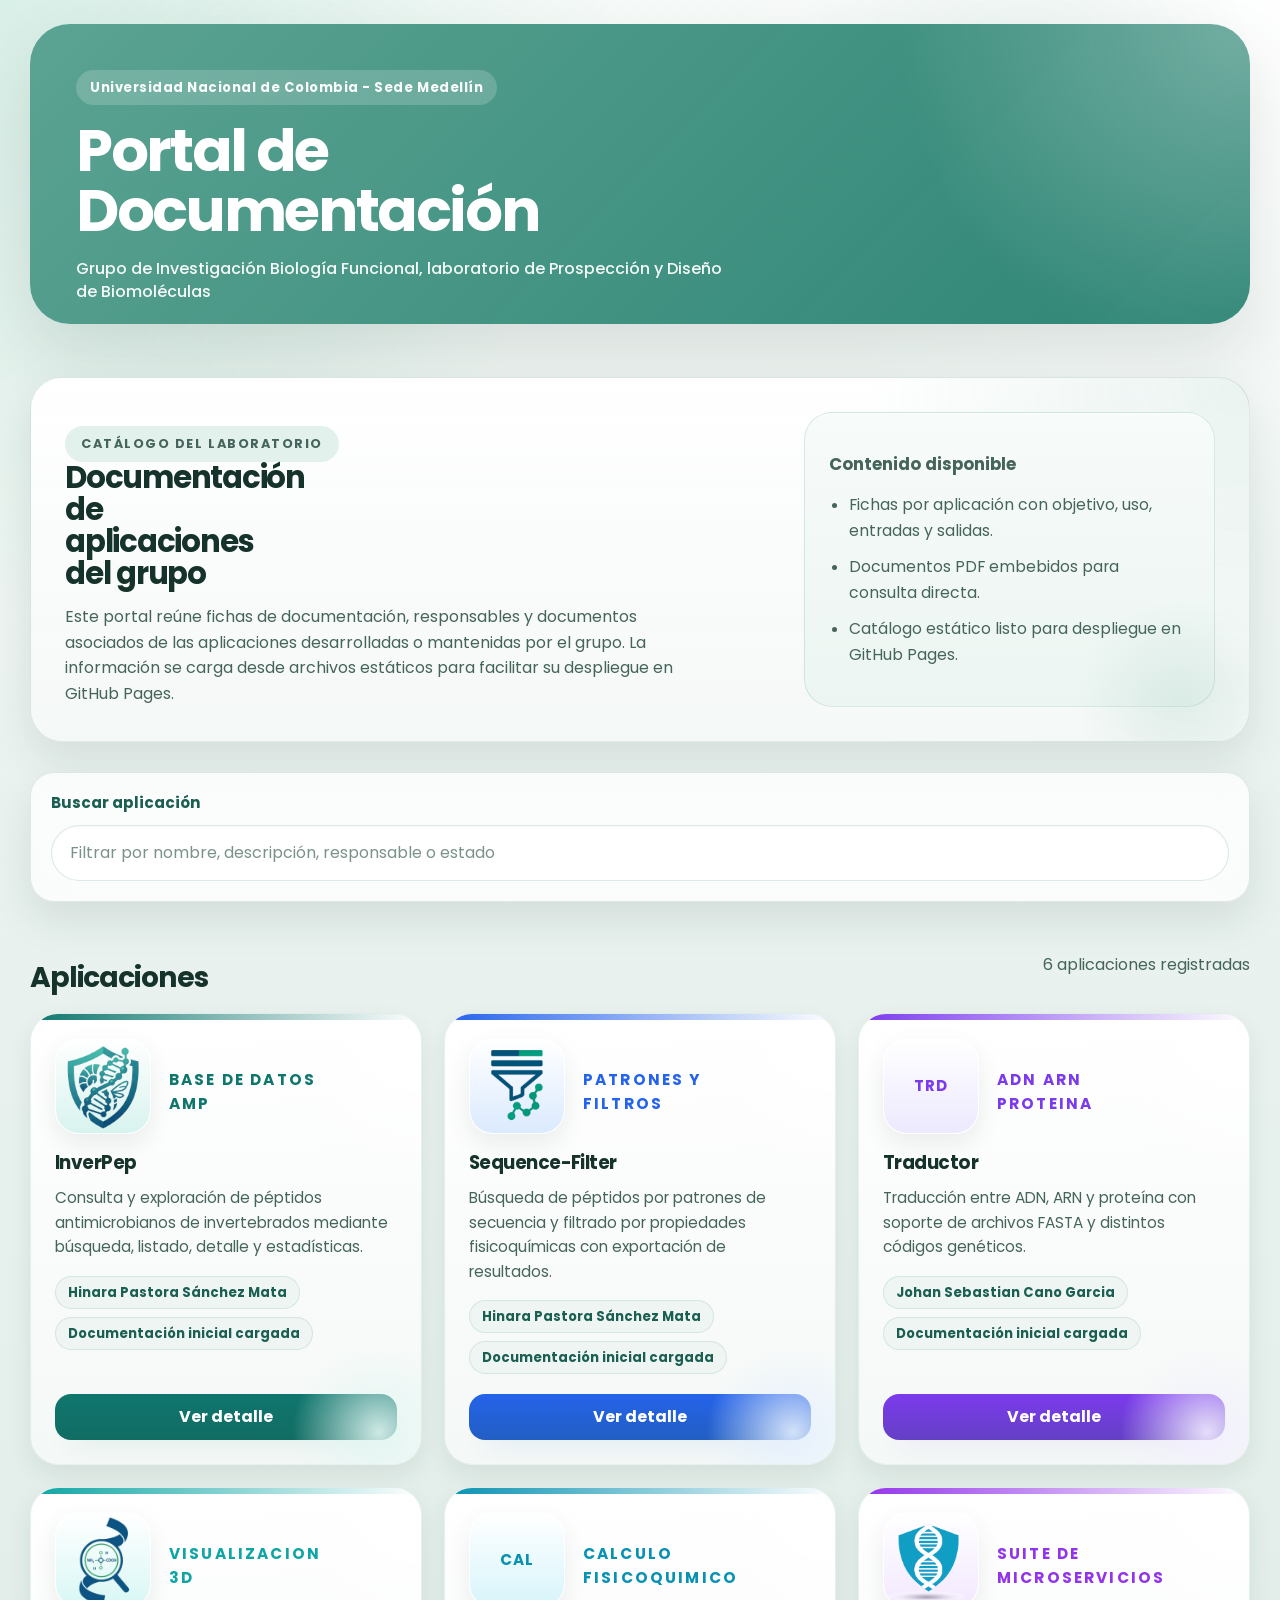
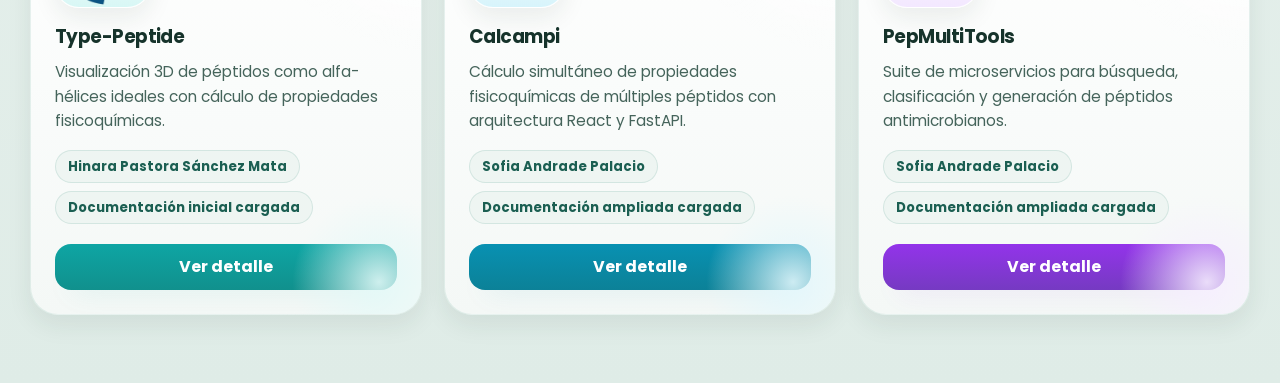
<file: index.html>
<!doctype html>
<html lang="es">
  <head>
    <meta charset="utf-8">
    <meta name="viewport" content="width=device-width, initial-scale=1">
    <title>Portal de Documentación</title>
    <meta
      name="description"
      content="Portal de documentación del Grupo de Investigación Biología Funcional, laboratorio de Prospección y Diseño de Biomoléculas."
    >
    <link rel="preconnect" href="https://fonts.googleapis.com">
    <link rel="preconnect" href="https://fonts.gstatic.com" crossorigin>
    <link href="https://fonts.googleapis.com/css2?family=Poppins:wght@400;500;600;700&display=swap" rel="stylesheet">
    <link rel="stylesheet" href="./assets/style.css">
  </head>
  <body data-page="home">
    <header class="site-header">
      <div class="container header-grid">
        <div>
          <p class="institution">Universidad Nacional de Colombia - Sede Medellín</p>
          <h1>Portal de Documentación</h1>
          <p class="subtitle">Grupo de Investigación Biología Funcional, laboratorio de Prospección y Diseño de Biomoléculas</p>
        </div>
      </div>
    </header>

    <main class="container main-content">
      <section class="intro" aria-labelledby="intro-title">
        <div class="intro-copy">
          <p class="eyebrow">Catálogo del laboratorio</p>
          <h2 id="intro-title">Documentación de aplicaciones del grupo</h2>
          <p>
            Este portal reúne fichas de documentación, responsables y documentos asociados
            de las aplicaciones desarrolladas o mantenidas por el grupo. La información se
            carga desde archivos estáticos para facilitar su despliegue en GitHub Pages.
          </p>
        </div>
        <div class="intro-panel" aria-label="Resumen del portal">
          <p class="intro-panel-title">Contenido disponible</p>
          <ul class="intro-points">
            <li>Fichas por aplicación con objetivo, uso, entradas y salidas.</li>
            <li>Documentos PDF embebidos para consulta directa.</li>
            <li>Catálogo estático listo para despliegue en GitHub Pages.</li>
          </ul>
        </div>
      </section>

      <section class="toolbar" aria-label="Filtro de aplicaciones">
        <label class="search-label" for="app-search">Buscar aplicación</label>
        <input
          id="app-search"
          class="search-input"
          type="search"
          placeholder="Filtrar por nombre, descripción, responsable o estado"
          autocomplete="off"
        >
      </section>

      <section aria-labelledby="apps-title">
        <div class="section-heading">
          <h2 id="apps-title">Aplicaciones</h2>
          <p id="apps-count" class="muted">Cargando catálogo...</p>
        </div>
        <div id="apps-list" class="cards-grid" aria-live="polite"></div>
        <p id="apps-empty" class="empty-state" hidden>No se encontraron aplicaciones para la búsqueda.</p>
      </section>
    </main>

    <script src="./assets/app.js"></script>
  </body>
</html>
</file>
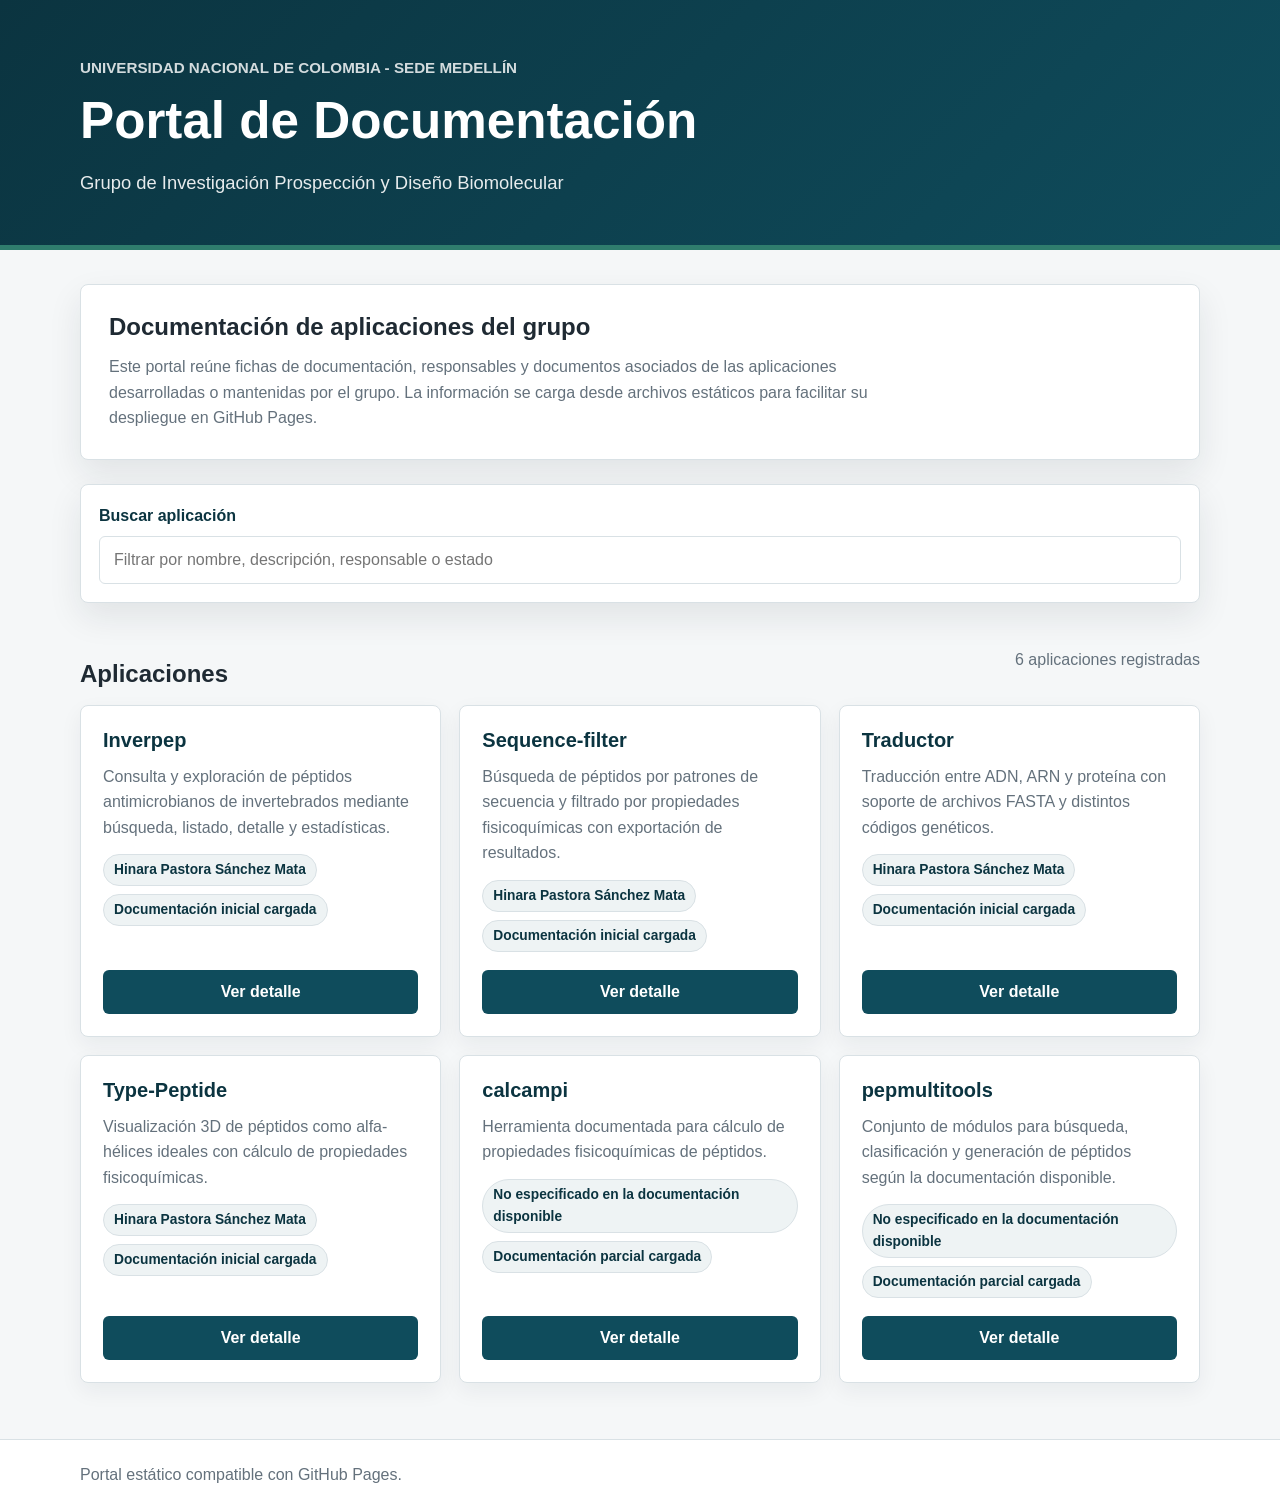
<file: docs-portal/index.html>
<!doctype html>
<html lang="es">
  <head>
    <meta charset="utf-8">
    <meta name="viewport" content="width=device-width, initial-scale=1">
    <title>Portal de Documentación</title>
    <meta
      name="description"
      content="Portal de documentación del Grupo de Investigación Prospección y Diseño Biomolecular."
    >
    <link rel="stylesheet" href="./assets/style.css">
  </head>
  <body data-page="home">
    <header class="site-header">
      <div class="container header-grid">
        <div>
          <p class="institution">Universidad Nacional de Colombia - Sede Medellín</p>
          <h1>Portal de Documentación</h1>
          <p class="subtitle">Grupo de Investigación Prospección y Diseño Biomolecular</p>
        </div>
      </div>
    </header>

    <main class="container main-content">
      <section class="intro" aria-labelledby="intro-title">
        <div>
          <h2 id="intro-title">Documentación de aplicaciones del grupo</h2>
          <p>
            Este portal reúne fichas de documentación, responsables y documentos asociados
            de las aplicaciones desarrolladas o mantenidas por el grupo. La información se
            carga desde archivos estáticos para facilitar su despliegue en GitHub Pages.
          </p>
        </div>
      </section>

      <section class="toolbar" aria-label="Filtro de aplicaciones">
        <label class="search-label" for="app-search">Buscar aplicación</label>
        <input
          id="app-search"
          class="search-input"
          type="search"
          placeholder="Filtrar por nombre, descripción, responsable o estado"
          autocomplete="off"
        >
      </section>

      <section aria-labelledby="apps-title">
        <div class="section-heading">
          <h2 id="apps-title">Aplicaciones</h2>
          <p id="apps-count" class="muted">Cargando catálogo...</p>
        </div>
        <div id="apps-list" class="cards-grid" aria-live="polite"></div>
        <p id="apps-empty" class="empty-state" hidden>No se encontraron aplicaciones para la búsqueda.</p>
      </section>
    </main>

    <footer class="site-footer">
      <div class="container">
        <p>Portal estático compatible con GitHub Pages.</p>
      </div>
    </footer>

    <script src="./assets/app.js"></script>
  </body>
</html>
</file>
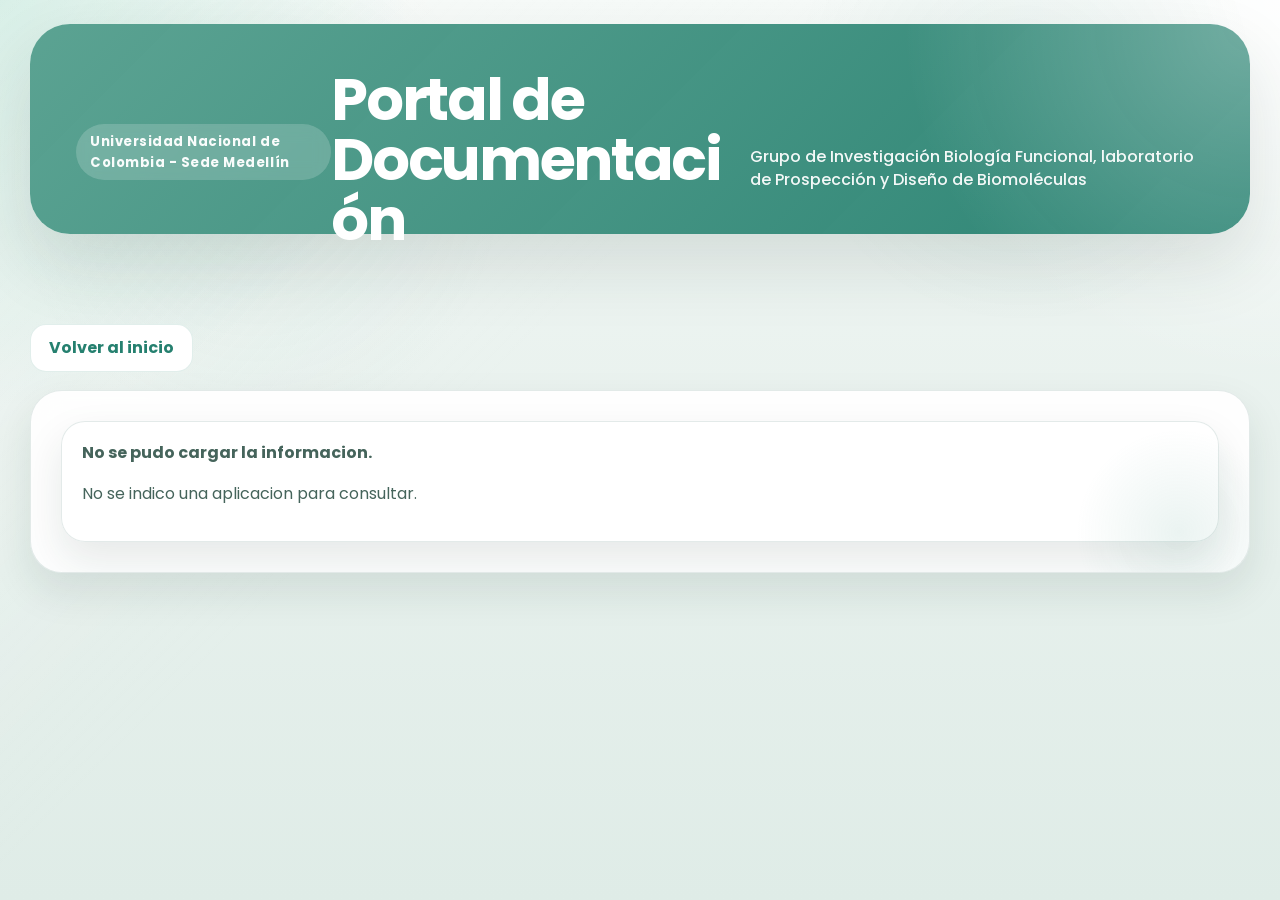
<file: app.html>
<!doctype html>
<html lang="es">
  <head>
    <meta charset="utf-8">
    <meta name="viewport" content="width=device-width, initial-scale=1">
    <title>Detalle de aplicación | Portal de Documentación</title>
    <meta
      name="description"
      content="Ficha de documentación de aplicación del Portal de Documentación."
    >
    <link rel="preconnect" href="https://fonts.googleapis.com">
    <link rel="preconnect" href="https://fonts.gstatic.com" crossorigin>
    <link href="https://fonts.googleapis.com/css2?family=Poppins:wght@400;500;600;700&display=swap" rel="stylesheet">
    <link rel="stylesheet" href="./assets/style.css">
  </head>
  <body data-page="detail">
    <header class="site-header compact">
      <div class="container">
        <p class="institution">Universidad Nacional de Colombia - Sede Medellín</p>
        <h1>Portal de Documentación</h1>
        <p class="subtitle">Grupo de Investigación Biología Funcional, laboratorio de Prospección y Diseño de Biomoléculas</p>
      </div>
    </header>

    <main class="container main-content">
      <a class="back-link" href="./index.html">Volver al inicio</a>
      <article id="app-detail" class="detail-panel" aria-live="polite">
        <p class="muted">Cargando ficha de aplicación...</p>
      </article>
    </main>

    <script src="./assets/app.js"></script>
  </body>
</html>
</file>
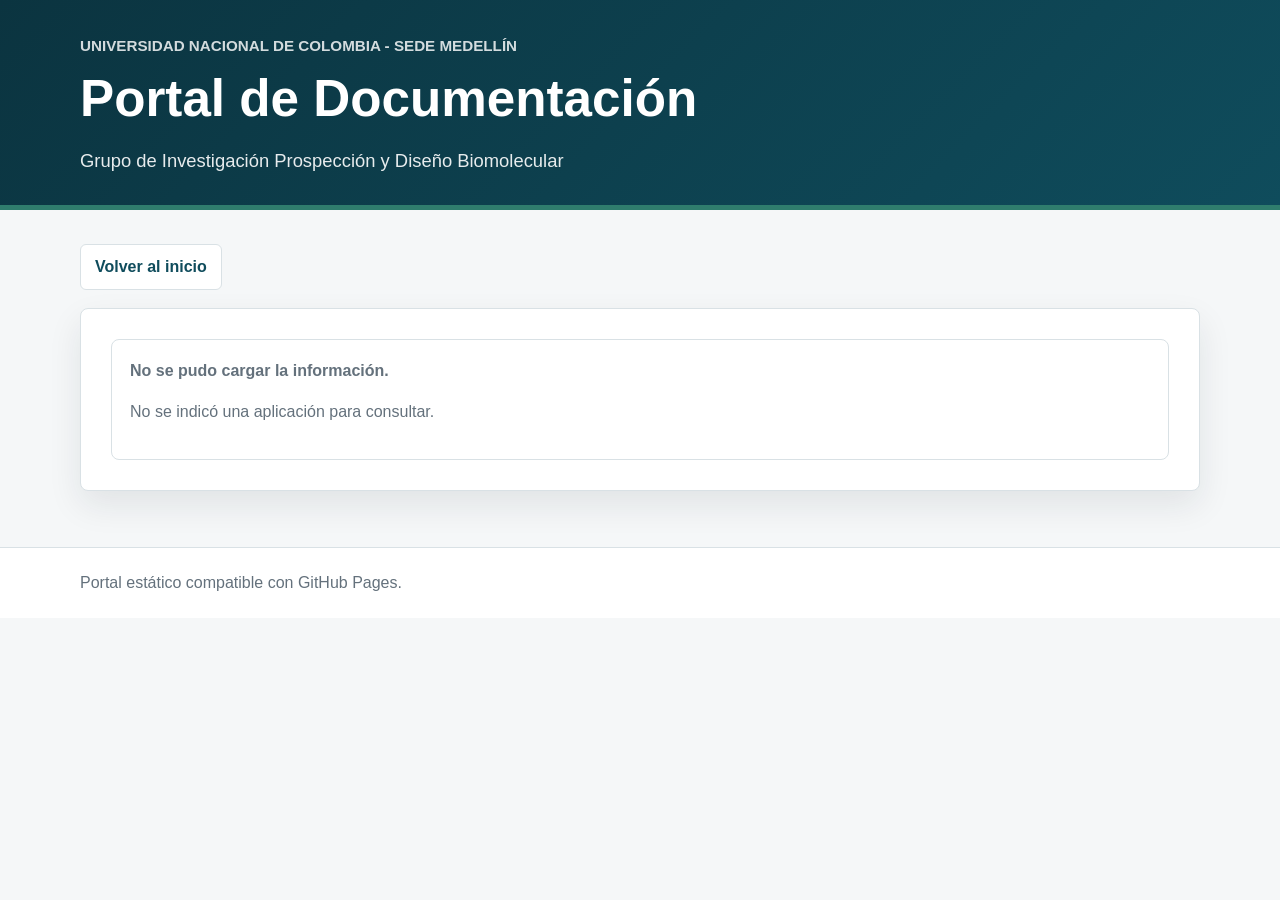
<file: docs-portal/app.html>
<!doctype html>
<html lang="es">
  <head>
    <meta charset="utf-8">
    <meta name="viewport" content="width=device-width, initial-scale=1">
    <title>Detalle de aplicación | Portal de Documentación</title>
    <meta
      name="description"
      content="Ficha de documentación de aplicación del Portal de Documentación."
    >
    <link rel="stylesheet" href="./assets/style.css">
  </head>
  <body data-page="detail">
    <header class="site-header compact">
      <div class="container">
        <p class="institution">Universidad Nacional de Colombia - Sede Medellín</p>
        <h1>Portal de Documentación</h1>
        <p class="subtitle">Grupo de Investigación Prospección y Diseño Biomolecular</p>
      </div>
    </header>

    <main class="container main-content">
      <a class="back-link" href="./index.html">Volver al inicio</a>
      <article id="app-detail" class="detail-panel" aria-live="polite">
        <p class="muted">Cargando ficha de aplicación...</p>
      </article>
    </main>

    <footer class="site-footer">
      <div class="container">
        <p>Portal estático compatible con GitHub Pages.</p>
      </div>
    </footer>

    <script src="./assets/app.js"></script>
  </body>
</html>
</file>
<file: assets/style.css>
:root {
  --bg: #edf4f1;
  --bg-strong: #dfece7;
  --surface: rgba(255, 255, 255, 0.92);
  --surface-strong: #ffffff;
  --surface-soft: #f4f8f6;
  --surface-mint: #ecf5f1;
  --text: #16332b;
  --text-soft: #45645b;
  --brand: #58a190;
  --brand-dark: #25806f;
  --brand-deep: #1b5f52;
  --border: rgba(58, 109, 97, 0.14);
  --shadow-lg: 0 30px 70px rgba(22, 51, 43, 0.12);
  --shadow-md: 0 18px 40px rgba(22, 51, 43, 0.1);
  --shadow-sm: 0 10px 24px rgba(22, 51, 43, 0.08);
  --radius-xl: 32px;
  --radius-lg: 24px;
  --radius-md: 18px;
  --radius-sm: 14px;
  --container: 1220px;
}

* {
  box-sizing: border-box;
}

html {
  scroll-behavior: smooth;
}

body {
  margin: 0;
  min-height: 100vh;
  background:
    radial-gradient(circle at top left, rgba(129, 206, 180, 0.34), transparent 26%),
    radial-gradient(circle at top right, rgba(255, 255, 255, 0.85), transparent 24%),
    linear-gradient(180deg, #f7fbf9 0%, var(--bg) 26%, var(--bg-strong) 100%);
  color: var(--text);
  font-family: "Poppins", "Segoe UI", sans-serif;
  font-size: 16px;
  line-height: 1.6;
}

body::before {
  content: "";
  position: fixed;
  inset: 0;
  pointer-events: none;
  background:
    linear-gradient(135deg, rgba(255, 255, 255, 0.22), transparent 40%),
    radial-gradient(circle at 20% 20%, rgba(88, 161, 144, 0.08), transparent 20%),
    radial-gradient(circle at 80% 10%, rgba(37, 128, 111, 0.07), transparent 18%);
  z-index: -1;
}

a {
  color: var(--brand-dark);
}

img {
  max-width: 100%;
}

.container {
  width: min(var(--container), calc(100% - 32px));
  margin: 0 auto;
}

.site-header {
  position: relative;
  padding: 36px 0 22px;
}

.site-header::after {
  content: "";
  position: absolute;
  inset: 24px auto auto 50%;
  width: min(var(--container), calc(100% - 32px));
  height: 300px;
  transform: translateX(-50%);
  border-radius: 40px;
  background:
    radial-gradient(circle at top right, rgba(255, 255, 255, 0.3), transparent 28%),
    linear-gradient(135deg, rgba(88, 161, 144, 0.98), rgba(37, 128, 111, 0.96));
  box-shadow: var(--shadow-lg);
  z-index: -1;
}

.site-header.compact::after {
  height: 210px;
}

.header-grid,
.site-header.compact .container {
  position: relative;
  min-height: 262px;
  padding: 34px clamp(24px, 4vw, 46px);
  border-radius: 40px;
  display: flex;
  align-items: center;
}

.site-header.compact .container {
  min-height: 210px;
}

.header-grid > div,
.site-header.compact .container > * {
  position: relative;
  z-index: 1;
}

.header-grid > div {
  max-width: 880px;
}

.institution {
  display: inline-flex;
  align-items: center;
  min-height: 34px;
  margin: 0 0 16px;
  padding: 7px 14px;
  border-radius: 999px;
  background: rgba(255, 255, 255, 0.18);
  color: rgba(255, 255, 255, 0.96);
  font-size: 0.82rem;
  font-weight: 700;
  letter-spacing: 0.04em;
  backdrop-filter: blur(8px);
}

h1,
h2,
h3,
h4 {
  margin: 0;
  line-height: 1.14;
  font-family: "Poppins", "Segoe UI", sans-serif;
}

h1 {
  max-width: 12ch;
  color: #ffffff;
  font-size: clamp(2.15rem, 4.6vw, 3.75rem);
  font-weight: 700;
  line-height: 1.02;
  letter-spacing: -0.04em;
  text-wrap: balance;
  overflow-wrap: anywhere;
}

.subtitle {
  max-width: 680px;
  margin: 16px 0 0;
  color: rgba(255, 255, 255, 0.94);
  font-size: clamp(0.92rem, 1.35vw, 1rem);
  font-weight: 500;
  line-height: 1.45;
  text-wrap: pretty;
}

.main-content {
  padding: 18px 0 68px;
}

.intro,
.toolbar,
.detail-panel,
.empty-state,
.error-state {
  position: relative;
  overflow: hidden;
  background: var(--surface);
  border: 1px solid var(--border);
  box-shadow: var(--shadow-md);
  backdrop-filter: blur(14px);
}

.intro,
.detail-panel {
  border-radius: var(--radius-xl);
}

.toolbar,
.empty-state,
.error-state {
  border-radius: var(--radius-lg);
}

.intro {
  display: grid;
  grid-template-columns: minmax(0, 1.65fr) minmax(300px, 0.95fr);
  gap: 26px;
  margin-bottom: 30px;
  padding: 34px;
  background:
    radial-gradient(circle at top right, rgba(88, 161, 144, 0.12), transparent 30%),
    linear-gradient(180deg, rgba(255, 255, 255, 0.98), rgba(244, 248, 246, 0.96));
}

.intro::after,
.detail-panel::after {
  content: "";
  position: absolute;
  inset: auto -40px -70px auto;
  width: 220px;
  height: 220px;
  border-radius: 50%;
  background: radial-gradient(circle, rgba(88, 161, 144, 0.12), transparent 66%);
  pointer-events: none;
}

.intro-copy {
  max-width: 640px;
}

.intro p {
  margin: 14px 0 0;
  color: var(--text-soft);
}

.eyebrow {
  display: inline-flex;
  align-items: center;
  min-height: 36px;
  margin: 0 0 16px;
  padding: 7px 16px;
  border-radius: 999px;
  background: #e3f1ed;
  color: var(--brand-dark);
  font-size: 0.8rem;
  font-weight: 700;
  letter-spacing: 0.12em;
  text-transform: uppercase;
}

.intro h2 {
  max-width: 10ch;
  font-size: clamp(1.2rem, 2.4vw, 2.2rem);
  font-weight: 700;
  line-height: 1.04;
  letter-spacing: -0.04em;
  text-wrap: balance;
}

.intro-panel {
  display: grid;
  gap: 14px;
  align-content: start;
  padding: 24px;
  border-radius: 28px;
  background:
    linear-gradient(180deg, #f7fbf9, #ecf5f1);
  border: 1px solid rgba(88, 161, 144, 0.2);
  box-shadow: inset 0 1px 0 rgba(255, 255, 255, 0.85);
}

.intro-panel-title {
  margin: 0;
  color: var(--brand-deep);
  font-size: 1.05rem;
  font-weight: 700;
}

.intro-points {
  margin: 0;
  padding-left: 20px;
  color: var(--text-soft);
  font-size: 0.98rem;
  line-height: 1.65;
}

.intro-points li + li {
  margin-top: 10px;
}

.toolbar {
  margin-bottom: 34px;
  padding: 18px 20px 20px;
  background: rgba(255, 255, 255, 0.78);
}

.search-label {
  display: block;
  margin-bottom: 10px;
  color: var(--brand-deep);
  font-size: 0.95rem;
  font-weight: 700;
}

.search-input {
  width: 100%;
  min-height: 54px;
  border: 1px solid rgba(88, 161, 144, 0.22);
  border-radius: 999px;
  padding: 14px 18px;
  color: var(--text);
  font: inherit;
  background: var(--surface-strong);
  box-shadow: inset 0 1px 2px rgba(22, 51, 43, 0.04);
}

.search-input::placeholder {
  color: #7b928a;
}

.search-input:focus {
  border-color: var(--brand);
  outline: 4px solid rgba(88, 161, 144, 0.15);
}

.section-heading {
  display: flex;
  align-items: end;
  justify-content: space-between;
  gap: 16px;
  margin-bottom: 20px;
}

.section-heading h2 {
  font-size: clamp(1.55rem, 2.2vw, 2rem);
  font-weight: 700;
  letter-spacing: -0.04em;
}

.muted {
  color: var(--text-soft);
}

.cards-grid {
  display: grid;
  grid-template-columns: repeat(3, minmax(0, 1fr));
  gap: 22px;
}

.app-card {
  position: relative;
  display: flex;
  min-height: 286px;
  flex-direction: column;
  justify-content: space-between;
  padding: 24px;
  border: 1px solid rgba(88, 161, 144, 0.14);
  border-radius: 28px;
  background:
    radial-gradient(circle at top right, rgba(255, 255, 255, 0.94), transparent 28%),
    linear-gradient(180deg, #ffffff, #f4f8f6);
  box-shadow: var(--shadow-sm);
  overflow: hidden;
  transition: transform 180ms ease, box-shadow 180ms ease, border-color 180ms ease;
}

.app-card::before {
  content: "";
  position: absolute;
  inset: 0 0 auto;
  height: 6px;
  background: linear-gradient(90deg, var(--app-accent, var(--brand)), rgba(255, 255, 255, 0));
}

.app-card::after {
  content: "";
  position: absolute;
  right: -48px;
  bottom: -58px;
  width: 180px;
  height: 180px;
  border-radius: 50%;
  background: radial-gradient(circle, color-mix(in srgb, var(--app-accent-soft, #eaf5f2) 72%, #ffffff 28%), transparent 68%);
  opacity: 0.9;
}

.app-card:hover {
  transform: translateY(-5px);
  border-color: color-mix(in srgb, var(--app-accent, var(--brand)) 28%, rgba(88, 161, 144, 0.18));
  box-shadow: 0 24px 44px rgba(22, 51, 43, 0.12);
}

.card-body,
.detail-header,
.document-card,
.feature-card,
.contact-card,
.info-box {
  position: relative;
  z-index: 1;
}

.app-card h3 {
  color: var(--text);
  font-size: 1.16rem;
  font-weight: 700;
  line-height: 1.18;
  letter-spacing: -0.03em;
  text-wrap: balance;
  overflow-wrap: anywhere;
}

.app-card p {
  margin: 12px 0 0;
  font-size: 0.96rem;
  line-height: 1.6;
  overflow-wrap: anywhere;
}

.card-hero {
  display: grid;
  grid-template-columns: 96px minmax(0, 1fr);
  align-items: center;
  gap: 18px;
  margin-bottom: 18px;
}

.card-hero-copy {
  align-self: center;
}

.card-emblem,
.detail-emblem {
  display: inline-flex;
  align-items: center;
  justify-content: center;
  width: 100%;
  border-radius: 24px;
  background: linear-gradient(180deg, #ffffff, var(--app-accent-soft, var(--surface-mint)));
  border: 1px solid rgba(255, 255, 255, 0.95);
  box-shadow:
    inset 0 1px 0 rgba(255, 255, 255, 0.92),
    0 10px 24px rgba(22, 51, 43, 0.08);
  color: var(--app-accent, var(--brand));
  font-weight: 700;
  letter-spacing: 0.08em;
}

.card-emblem img,
.detail-emblem img {
  display: block;
  max-width: 100%;
  max-height: 100%;
  object-fit: contain;
  transform: scale(var(--logo-scale, 1));
  transform-origin: center;
}

.card-emblem {
  width: 96px;
  height: 96px;
  padding: 10px;
  font-size: 0.95rem;
}

.detail-emblem {
  width: 112px;
  height: 112px;
  flex: 0 0 112px;
  padding: 14px;
  font-size: 1rem;
}

.card-kicker,
.detail-kicker {
  margin: 0;
  color: var(--app-accent, var(--brand-dark));
  font-size: 0.78rem;
  font-weight: 700;
  letter-spacing: 0.14em;
  text-transform: uppercase;
}

.card-kicker {
  max-width: 18ch;
  line-height: 1.45;
}

.meta-row {
  display: flex;
  flex-wrap: wrap;
  gap: 8px;
  margin-top: 16px;
}

.tag,
.doc-badge {
  display: inline-flex;
  align-items: center;
  min-height: 30px;
  border-radius: 999px;
  padding: 5px 12px;
  font-size: 0.82rem;
  font-weight: 700;
}

.tag {
  border: 1px solid rgba(88, 161, 144, 0.18);
  background: #eef5f2;
  color: var(--brand-deep);
  max-width: 100%;
  text-align: center;
  overflow-wrap: anywhere;
}

.button,
.back-link {
  display: inline-flex;
  align-items: center;
  justify-content: center;
  min-height: 46px;
  padding: 10px 18px;
  border-radius: 16px;
  font-weight: 700;
  text-decoration: none;
  transition: transform 160ms ease, background-color 160ms ease, border-color 160ms ease, box-shadow 160ms ease;
}

.button {
  margin-top: 20px;
  background: linear-gradient(180deg, var(--app-accent, var(--brand)), color-mix(in srgb, var(--app-accent, var(--brand)) 76%, #184f43));
  color: #ffffff;
  box-shadow: 0 16px 28px -18px var(--app-glow, rgba(88, 161, 144, 0.42));
}

.button:hover,
.button:focus {
  transform: translateY(-1px);
  background: linear-gradient(180deg, color-mix(in srgb, var(--app-accent, var(--brand)) 90%, #ffffff 10%), color-mix(in srgb, var(--app-accent, var(--brand)) 70%, #184f43));
}

.button-secondary,
.back-link {
  border: 1px solid rgba(88, 161, 144, 0.18);
  background: #ffffff;
  color: var(--brand-dark);
  box-shadow: none;
}

.button-secondary:hover,
.button-secondary:focus,
.back-link:hover,
.back-link:focus {
  transform: translateY(-1px);
  background: #f3f8f6;
}

.back-link {
  margin-bottom: 18px;
}

.detail-panel {
  padding: 30px;
}

.detail-header {
  padding: 0 0 24px;
  border-bottom: 1px solid rgba(88, 161, 144, 0.14);
}

.detail-hero {
  display: flex;
  align-items: center;
  gap: 18px;
  margin-bottom: 12px;
}

.detail-header h2 {
  margin-top: 6px;
  color: var(--text);
  font-size: clamp(1.85rem, 3.2vw, 2.6rem);
  font-weight: 700;
  line-height: 1.05;
  letter-spacing: -0.04em;
  text-wrap: balance;
  overflow-wrap: anywhere;
}

.detail-header p {
  max-width: 760px;
  margin: 12px 0 0;
  color: var(--text-soft);
  font-size: 1rem;
  line-height: 1.7;
}

.detail-overview {
  display: grid;
  grid-template-columns: repeat(2, minmax(0, 1fr));
  gap: 22px;
  margin-top: 28px;
}

.detail-content {
  margin-top: 30px;
}

.detail-section {
  margin-bottom: 26px;
}

.detail-section h3 {
  margin-bottom: 10px;
  color: var(--brand-deep);
  font-size: 1rem;
  font-weight: 700;
}

.feature-grid,
.documents-list,
.contact-list {
  display: grid;
  gap: 16px;
}

.feature-grid {
  grid-template-columns: repeat(auto-fit, minmax(240px, 1fr));
  margin-top: 16px;
}

.feature-card,
.document-card,
.contact-card,
.info-box {
  border: 1px solid rgba(88, 161, 144, 0.16);
  border-radius: 24px;
  background: linear-gradient(180deg, #ffffff, #f4f8f6);
  box-shadow: inset 0 1px 0 rgba(255, 255, 255, 0.85);
}

.feature-card,
.document-card {
  padding: 18px;
}

.feature-card {
  display: grid;
  gap: 12px;
}

.feature-card h4,
.feature-card p,
.contact-card p,
.document-head h4 {
  margin: 0;
}

.feature-logo {
  width: auto;
  max-width: 180px;
  height: 56px;
  object-fit: contain;
  object-position: left center;
  justify-self: start;
}

.plain-list {
  margin: 0;
  padding-left: 20px;
  color: var(--text-soft);
}

.document-head {
  display: flex;
  align-items: start;
  justify-content: space-between;
  gap: 14px;
}

.document-head h4 {
  color: var(--text);
  font-size: 0.98rem;
  font-weight: 700;
  line-height: 1.3;
  overflow-wrap: anywhere;
}

.doc-badge {
  background: #eaf3ef;
  color: var(--brand-deep);
}

.document-preview {
  margin-top: 14px;
}

.document-preview summary {
  cursor: pointer;
  color: var(--brand-dark);
  font-weight: 700;
}

.pdf-viewer {
  width: 100%;
  height: 620px;
  margin-top: 12px;
  border: 1px solid rgba(88, 161, 144, 0.16);
  border-radius: 18px;
  background: #ffffff;
}

.document-actions {
  display: flex;
  flex-wrap: wrap;
  gap: 10px;
}

.document-actions .button {
  margin-top: 14px;
}

.contact-card {
  display: grid;
  gap: 10px;
  padding: 16px;
}

.contact-card .button {
  margin-top: 0;
}

.info-box {
  height: 100%;
  padding: 22px;
}

.empty-state,
.error-state {
  padding: 18px 20px;
  color: var(--text-soft);
}

@media (max-width: 980px) {
  .intro,
  .cards-grid,
  .detail-overview {
    grid-template-columns: 1fr;
  }

  .app-card {
    min-height: auto;
  }

  .site-header::after,
  .site-header.compact::after,
  .header-grid,
  .site-header.compact .container {
    min-height: auto;
  }

  .site-header::after {
    height: calc(100% - 24px);
  }

  .header-grid,
  .site-header.compact .container {
    padding-top: 30px;
    padding-bottom: 30px;
  }
}

@media (max-width: 720px) {
  .container {
    width: min(100% - 24px, var(--container));
  }

  .site-header {
    padding-top: 20px;
  }

  .site-header::after {
    inset: 14px 12px auto;
    width: auto;
    transform: none;
    border-radius: 30px;
  }

  .site-header.compact::after {
    height: 190px;
  }

  .header-grid,
  .site-header.compact .container {
    padding: 26px 22px;
    border-radius: 30px;
  }

  h1 {
    max-width: 11ch;
    font-size: clamp(1.9rem, 7.4vw, 2.7rem);
  }

  .subtitle {
    max-width: 100%;
    font-size: 0.92rem;
  }

  .intro,
  .detail-panel {
    padding: 24px;
  }

  .section-heading {
    align-items: start;
    flex-direction: column;
  }

  .detail-hero,
  .document-head {
    align-items: flex-start;
    flex-direction: column;
  }

  .card-hero {
    grid-template-columns: 84px minmax(0, 1fr);
    align-items: start;
  }

  .card-emblem {
    width: 84px;
    height: 84px;
  }

  .detail-emblem {
    width: 92px;
    height: 92px;
    flex-basis: 92px;
  }

  .pdf-viewer {
    height: 400px;
  }
}

@media (max-width: 520px) {
  .main-content {
    padding-top: 10px;
    padding-bottom: 42px;
  }

  .intro,
  .toolbar,
  .detail-panel {
    border-radius: 24px;
  }

  .intro h2,
  .section-heading h2,
  .detail-header h2 {
    max-width: none;
  }

  .subtitle {
    font-size: 0.88rem;
  }

  .intro h2 {
    font-size: clamp(1.5rem, 7vw, 1.9rem);
  }

  .button,
  .back-link {
    width: 100%;
  }

  .pdf-viewer {
    height: 320px;
  }
}
</file>
<file: docs-portal/assets/style.css>
:root {
  --bg: #f5f7f8;
  --surface: #ffffff;
  --surface-alt: #eef3f4;
  --text: #1f2a33;
  --muted: #64717c;
  --brand: #0f4c5c;
  --brand-dark: #0b3440;
  --accent: #2f7d6d;
  --border: #d9e1e5;
  --shadow: 0 14px 34px rgba(17, 38, 49, 0.09);
  --radius: 8px;
}

* {
  box-sizing: border-box;
}

body {
  margin: 0;
  background: var(--bg);
  color: var(--text);
  font-family: Arial, Helvetica, sans-serif;
  font-size: 16px;
  line-height: 1.6;
}

a {
  color: var(--brand);
}

.container {
  width: min(1120px, calc(100% - 32px));
  margin: 0 auto;
}

.site-header {
  background: linear-gradient(135deg, var(--brand-dark), var(--brand));
  color: #ffffff;
  padding: 56px 0 48px;
  border-bottom: 5px solid var(--accent);
}

.site-header.compact {
  padding: 34px 0 30px;
}

.header-grid {
  display: grid;
  gap: 18px;
}

.institution {
  margin: 0 0 10px;
  color: rgba(255, 255, 255, 0.82);
  font-size: 0.95rem;
  font-weight: 700;
  text-transform: uppercase;
}

h1,
h2,
h3 {
  margin: 0;
  line-height: 1.2;
}

h1 {
  max-width: 820px;
  font-size: clamp(2rem, 4vw, 3.6rem);
  font-weight: 800;
}

.subtitle {
  max-width: 760px;
  margin: 16px 0 0;
  color: rgba(255, 255, 255, 0.9);
  font-size: 1.15rem;
}

.main-content {
  padding: 34px 0 56px;
}

.intro,
.toolbar,
.detail-panel {
  background: var(--surface);
  border: 1px solid var(--border);
  border-radius: var(--radius);
  box-shadow: var(--shadow);
}

.intro {
  display: grid;
  gap: 20px;
  margin-bottom: 24px;
  padding: 28px;
}

.intro p {
  max-width: 780px;
  margin: 12px 0 0;
  color: var(--muted);
}

.toolbar {
  margin-bottom: 28px;
  padding: 18px;
}

.search-label {
  display: block;
  margin-bottom: 8px;
  color: var(--brand-dark);
  font-weight: 700;
}

.search-input {
  width: 100%;
  min-height: 46px;
  border: 1px solid var(--border);
  border-radius: 6px;
  padding: 10px 14px;
  color: var(--text);
  font: inherit;
  background: #ffffff;
}

.search-input:focus {
  border-color: var(--accent);
  outline: 3px solid rgba(47, 125, 109, 0.16);
}

.section-heading {
  display: flex;
  align-items: end;
  justify-content: space-between;
  gap: 16px;
  margin-bottom: 16px;
}

.muted {
  color: var(--muted);
}

.cards-grid {
  display: grid;
  grid-template-columns: repeat(3, minmax(0, 1fr));
  gap: 18px;
}

.app-card {
  display: flex;
  min-height: 250px;
  flex-direction: column;
  justify-content: space-between;
  background: var(--surface);
  border: 1px solid var(--border);
  border-radius: var(--radius);
  padding: 22px;
  box-shadow: 0 8px 22px rgba(17, 38, 49, 0.06);
}

.app-card h3 {
  color: var(--brand-dark);
  font-size: 1.25rem;
}

.app-card p {
  margin: 12px 0;
}

.meta-row {
  display: flex;
  flex-wrap: wrap;
  gap: 8px;
  margin-top: 14px;
}

.tag {
  display: inline-flex;
  align-items: center;
  min-height: 28px;
  border: 1px solid var(--border);
  border-radius: 999px;
  padding: 4px 10px;
  background: var(--surface-alt);
  color: var(--brand-dark);
  font-size: 0.86rem;
  font-weight: 700;
}

.button,
.back-link {
  display: inline-flex;
  align-items: center;
  justify-content: center;
  min-height: 42px;
  border-radius: 6px;
  padding: 9px 14px;
  font-weight: 700;
  text-decoration: none;
}

.button {
  margin-top: 18px;
  background: var(--brand);
  color: #ffffff;
}

.button:hover,
.button:focus {
  background: var(--brand-dark);
}

.back-link {
  margin-bottom: 18px;
  border: 1px solid var(--border);
  background: var(--surface);
  color: var(--brand);
}

.detail-panel {
  padding: 30px;
}

.detail-header {
  padding-bottom: 22px;
  border-bottom: 1px solid var(--border);
}

.detail-header h2 {
  color: var(--brand-dark);
  font-size: clamp(1.8rem, 4vw, 2.7rem);
}

.detail-header p {
  max-width: 760px;
  margin: 12px 0 0;
  color: var(--muted);
}

.detail-grid {
  display: grid;
  grid-template-columns: minmax(0, 2fr) minmax(260px, 1fr);
  gap: 24px;
  margin-top: 26px;
}

.detail-section {
  margin-bottom: 24px;
}

.detail-section h3 {
  margin-bottom: 8px;
  color: var(--brand-dark);
  font-size: 1.05rem;
}

.plain-list,
.documents-list {
  margin: 0;
  padding-left: 20px;
}

.documents-list a {
  font-weight: 700;
}

.info-box {
  background: var(--surface-alt);
  border: 1px solid var(--border);
  border-radius: var(--radius);
  padding: 18px;
}

.empty-state,
.error-state {
  background: var(--surface);
  border: 1px solid var(--border);
  border-radius: var(--radius);
  padding: 18px;
  color: var(--muted);
}

.site-footer {
  border-top: 1px solid var(--border);
  padding: 22px 0;
  color: var(--muted);
  background: #ffffff;
}

.site-footer p {
  margin: 0;
}

@media (max-width: 860px) {
  .cards-grid,
  .detail-grid {
    grid-template-columns: 1fr;
  }

  .app-card {
    min-height: auto;
  }
}

@media (max-width: 620px) {
  .container {
    width: min(100% - 24px, 1120px);
  }

  .site-header {
    padding: 38px 0 34px;
  }

  .section-heading {
    align-items: start;
    flex-direction: column;
  }

  .intro,
  .detail-panel {
    padding: 22px;
  }
}
</file>
